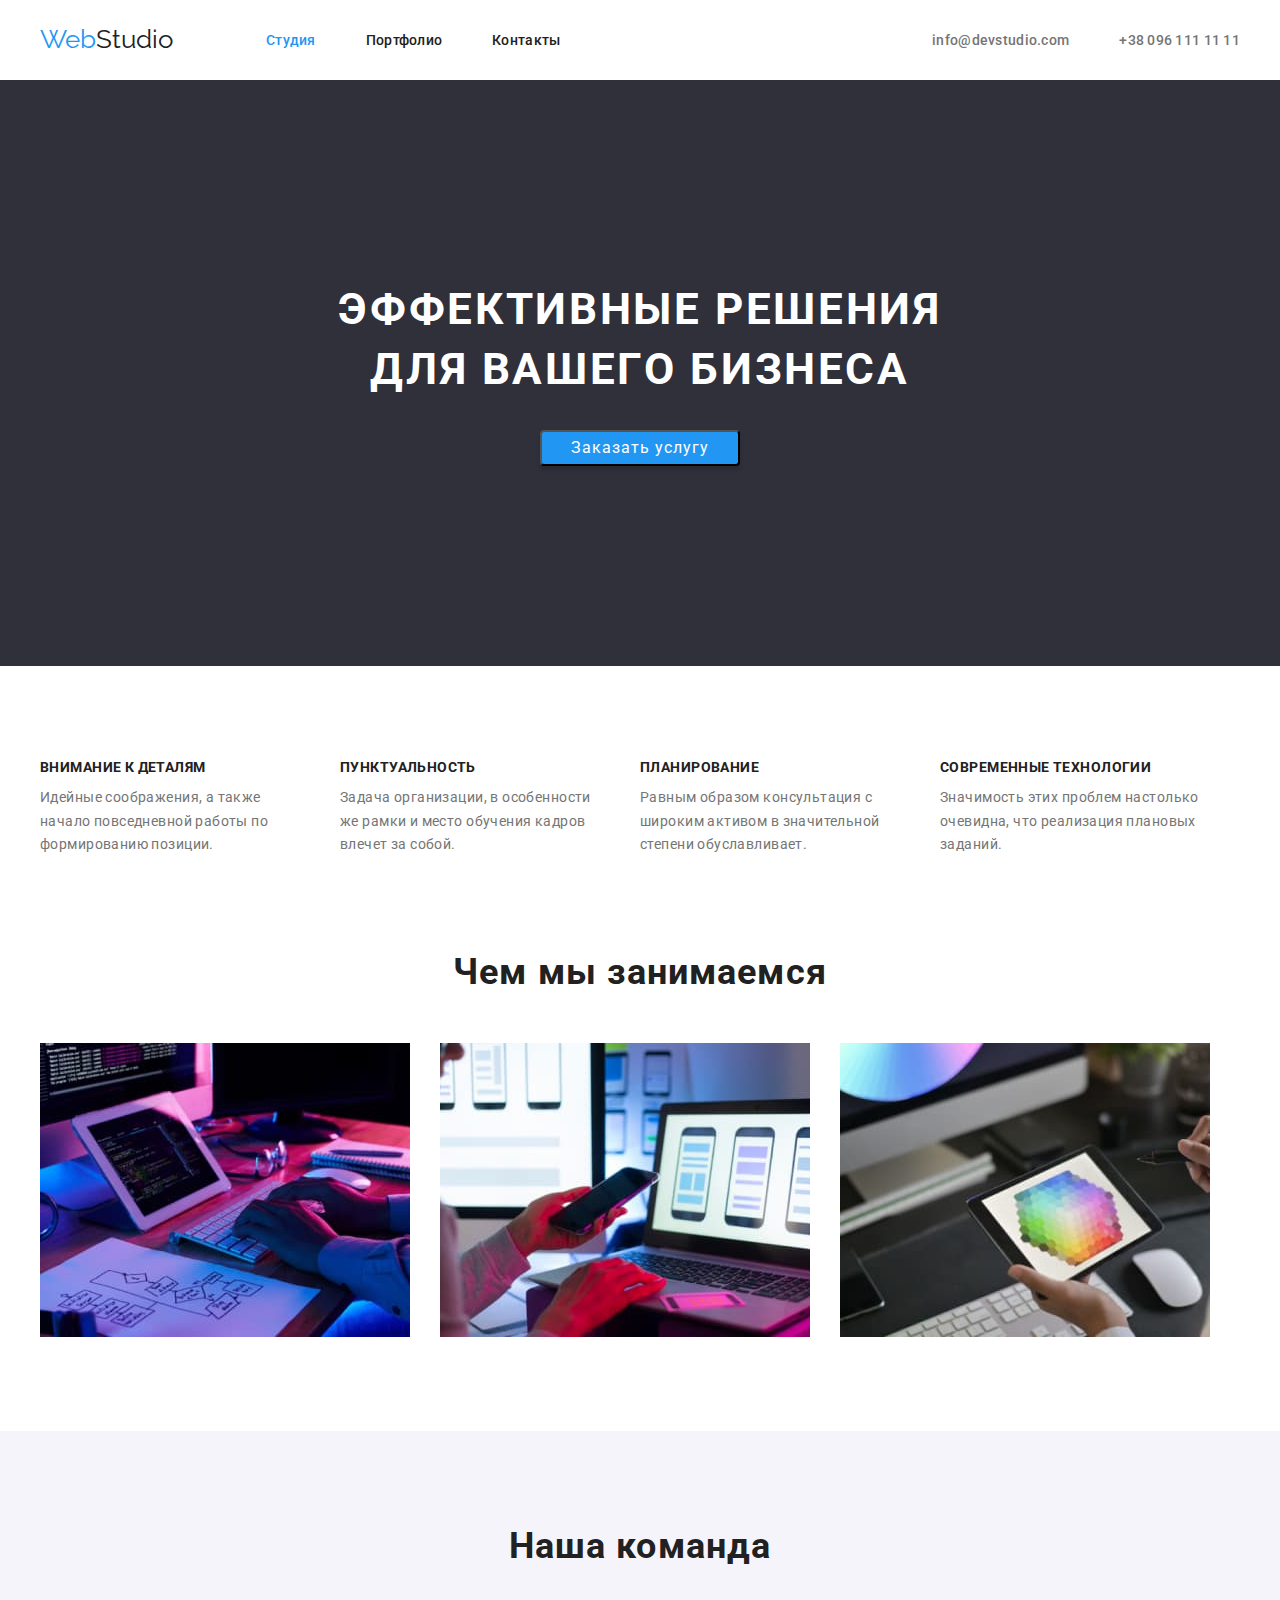
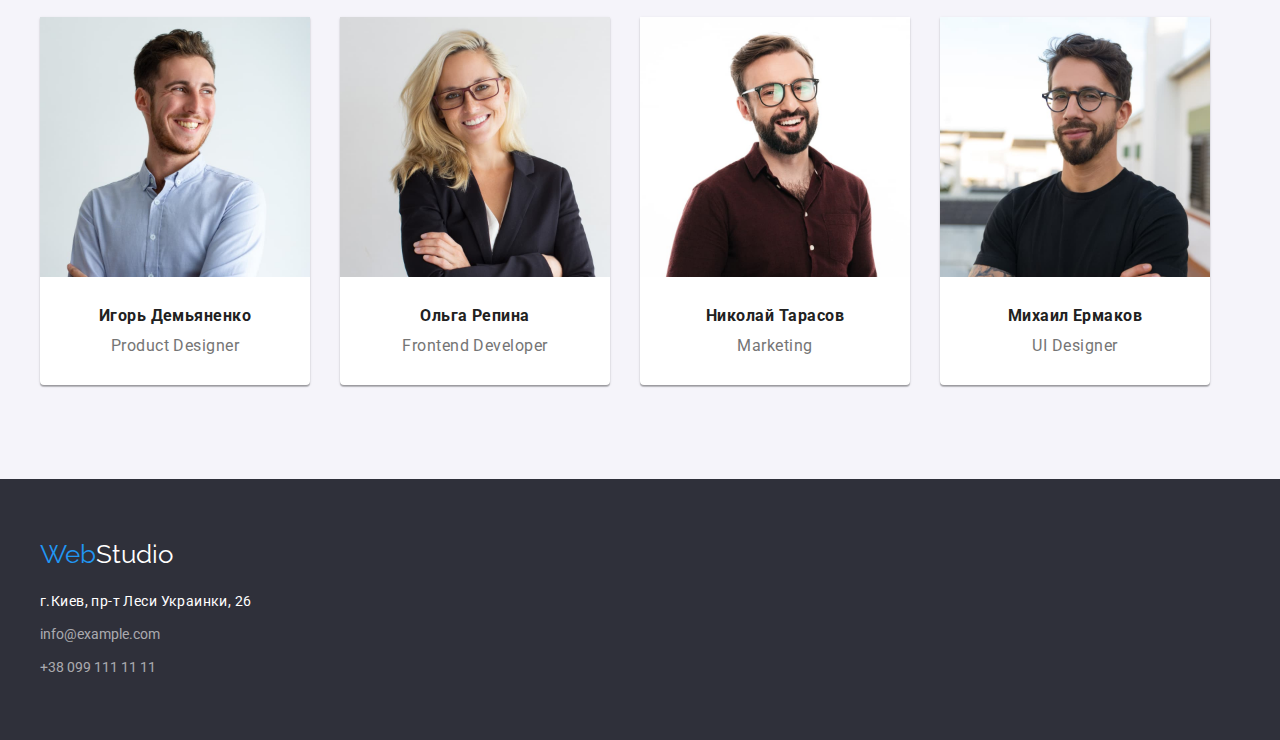
<file: index.html>
<!DOCTYPE html>
<html lang="ru">
  <head>
    <link
      rel="stylesheet"
      href="https://cdnjs.cloudflare.com/ajax/libs/modern-normalize/1.1.0/modern-normalize.min.css"
      integrity="sha512-wpPYUAdjBVSE4KJnH1VR1HeZfpl1ub8YT/NKx4PuQ5NmX2tKuGu6U/JRp5y+Y8XG2tV+wKQpNHVUX03MfMFn9Q=="
      crossorigin="anonymous"
      referrerpolicy="no-referrer"
    />
    <meta charset="UTF-8" />
    <meta http-equiv="X-UA-Compatible" content="IE=edge" />
    <meta name="viewport" content="width=device-width, initial-scale=1.0" />
    <title>WebStudio</title>
    <link rel="preconnect" href="https://fonts.googleapis.com" />
    <link rel="preconnect" href="https://fonts.gstatic.com" crossorigin />
    <link
      href="https://fonts.googleapis.com/css2?family=Raleway:wght@700&family=Roboto:wght@400;500;700;900&display=swap"
      rel="stylesheet"
    />

    <link rel="stylesheet" href="css/style.css" />
  </head>
  <body>
    <!--Навигация-->
    <header class="header">
      <div class="container header-container">
        <nav class="header-nav">
          <a href="" class="logo link">
            <span class="logo-color">Web</span><span>Studio</span>
          </a>
          <ul class="nav list nav-menu">
            <li class="menu-item">
              <a href="./index.html" class="nav current link">Студия</a>
            </li>
            <li class="menu-item">
              <a href="./portfolio.html" class="nav link">Портфолио </a>
            </li>
            <li class="menu-item"><a href="" class="nav link">Контакты</a></li>
          </ul>
        </nav>

        <ul class="auth-nav list">
          <li class="connect-item">
            <a href="mailto:info@devstudio.com" class="link"
              >info@devstudio.com</a
            >
          </li>
          <li class="connect-item">
            <a href="tel:+380961111111" class="link">+38 096 111 11 11</a>
          </li>
        </ul>
      </div>
    </header>
    <main>
      <!--Герой-->

      <section class="hero">
        <div class="container">
          <h1 class="hero-title important-title">
            Эффективные решения для вашего бизнеса
          </h1>
          <button type="button" class="btn hero-button">Заказать услугу</button>
        </div>
      </section>

      <!--Наши приемущества-->

      <section class="benefits">
        <div class="container">
          <h2 class="visually-hidden">Наши приемущества</h2>
          <ul class="list benefits-container">
            <li class="benefits-block benefits-container-block">
              <h3 class="benefits-title">Внимание к деталям</h3>
              <p class="benefits-text">
                Идейные соображения, а также начало повседневной работы по
                формированию позиции.
              </p>
            </li>

            <li class="benefits-block benefits-container-block">
              <h3 class="benefits-title">Пунктуальность</h3>
              <p class="benefits-text">
                Задача организации, в особенности же рамки и место обучения
                кадров влечет за собой.
              </p>
            </li>

            <li class="benefits-block benefits-container-block">
              <h3 class="benefits-title">Планирование</h3>
              <p class="benefits-text">
                Равным образом консультация с широким активом в значительной
                степени обуславливает.
              </p>
            </li>

            <li class="benefits-block benefits-container-block">
              <h3 class="benefits-title">Современные технологии</h3>
              <p class="benefits-text">
                Значимость этих проблем настолько очевидна, что реализация
                плановых заданий.
              </p>
            </li>
          </ul>
        </div>
      </section>

      <!--Про нас-->

      <section class="about">
        <div class="container">
          <h2 class="about-title">Чем мы занимаемся</h2>

          <ul class="about-list">
            <li class="list about-list-container">
              <img src="images/box1.jpg" alt="ПК" width="370" />
            </li>

            <li class="list about-list-container">
              <img src="images/box2.jpg" alt="Телефон" width="370" />
            </li>

            <li class="list about-list-container">
              <img src="images/box3.jpg" alt="Планшет" width="370" />
            </li>
          </ul>
        </div>
      </section>

      <!--Наша команда-->
      <section class="team">
        <div class="container">
          <h2 class="team-title">Наша команда</h2>

          <ul class="team-list">
            <li class="team-item list team-block team-item-block">
              <img src="images/img-1.jpg" alt="Игорь Демьяненко" width="270" />
              <div class="team-list-block">
                <h3 class="team-subtitle team-subtitle-block">
                  Игорь Демьяненко
                </h3>
                <p class="team-text team-text-block">Product Designer</p>
              </div>
            </li>

            <li class="team-item list team-block team-item-block">
              <img src="images/img-2.jpg" alt="Ольга Репина" width="270" />
              <div class="team-list-block">
                <h3 class="team-subtitle team-subtitle-block">Ольга Репина</h3>
                <p class="team-text team-text-block">Frontend Developer</p>
              </div>
            </li>

            <li class="team-item list team-block team-item-block">
              <img src="images/img-3.jpg" alt="Николай Тарасов" width="270" />
              <div class="team-list-block">
                <h3 class="team-subtitle team-subtitle-block">
                  Николай Тарасов
                </h3>
                <p class="team-text team-text-block">Marketing</p>
              </div>
            </li>

            <li class="team-item list team-block team-item-block">
              <img src="images/img-4.jpg" alt="Михаил Ермаков" width="270" />
              <div class="team-list-block">
                <h3 class="team-subtitle team-subtitle-block">
                  Михаил Ермаков
                </h3>
                <p class="team-text team-text-block">UI Designer</p>
              </div>
            </li>
          </ul>
        </div>
      </section>
    </main>
    <footer class="footer">
      <div class="container">
        <a href="" class="logo-footer-bottom link logo-footer-block"
          ><span class="logo-color">Web</span
          ><span class="logo-footer">Studio</span></a
        >
        <!--Контакты-->

        <address class="contacts">
          <p class="contacts-adress">г.Киев, пр-т Леси Украинки, 26</p>
          <ul class="contacts-list list">
            <li class="contacts-mailto contacts-block">
              <a href="mailto:info@example.com" class="link"
                >info@example.com</a
              >
            </li>

            <li class="contacts-tel contacts-block">
              <a href="tel:+380991111111" class="link">+38 099 111 11 11</a>
            </li>
          </ul>
        </address>
      </div>
    </footer>
  </body>
</html>
</file>
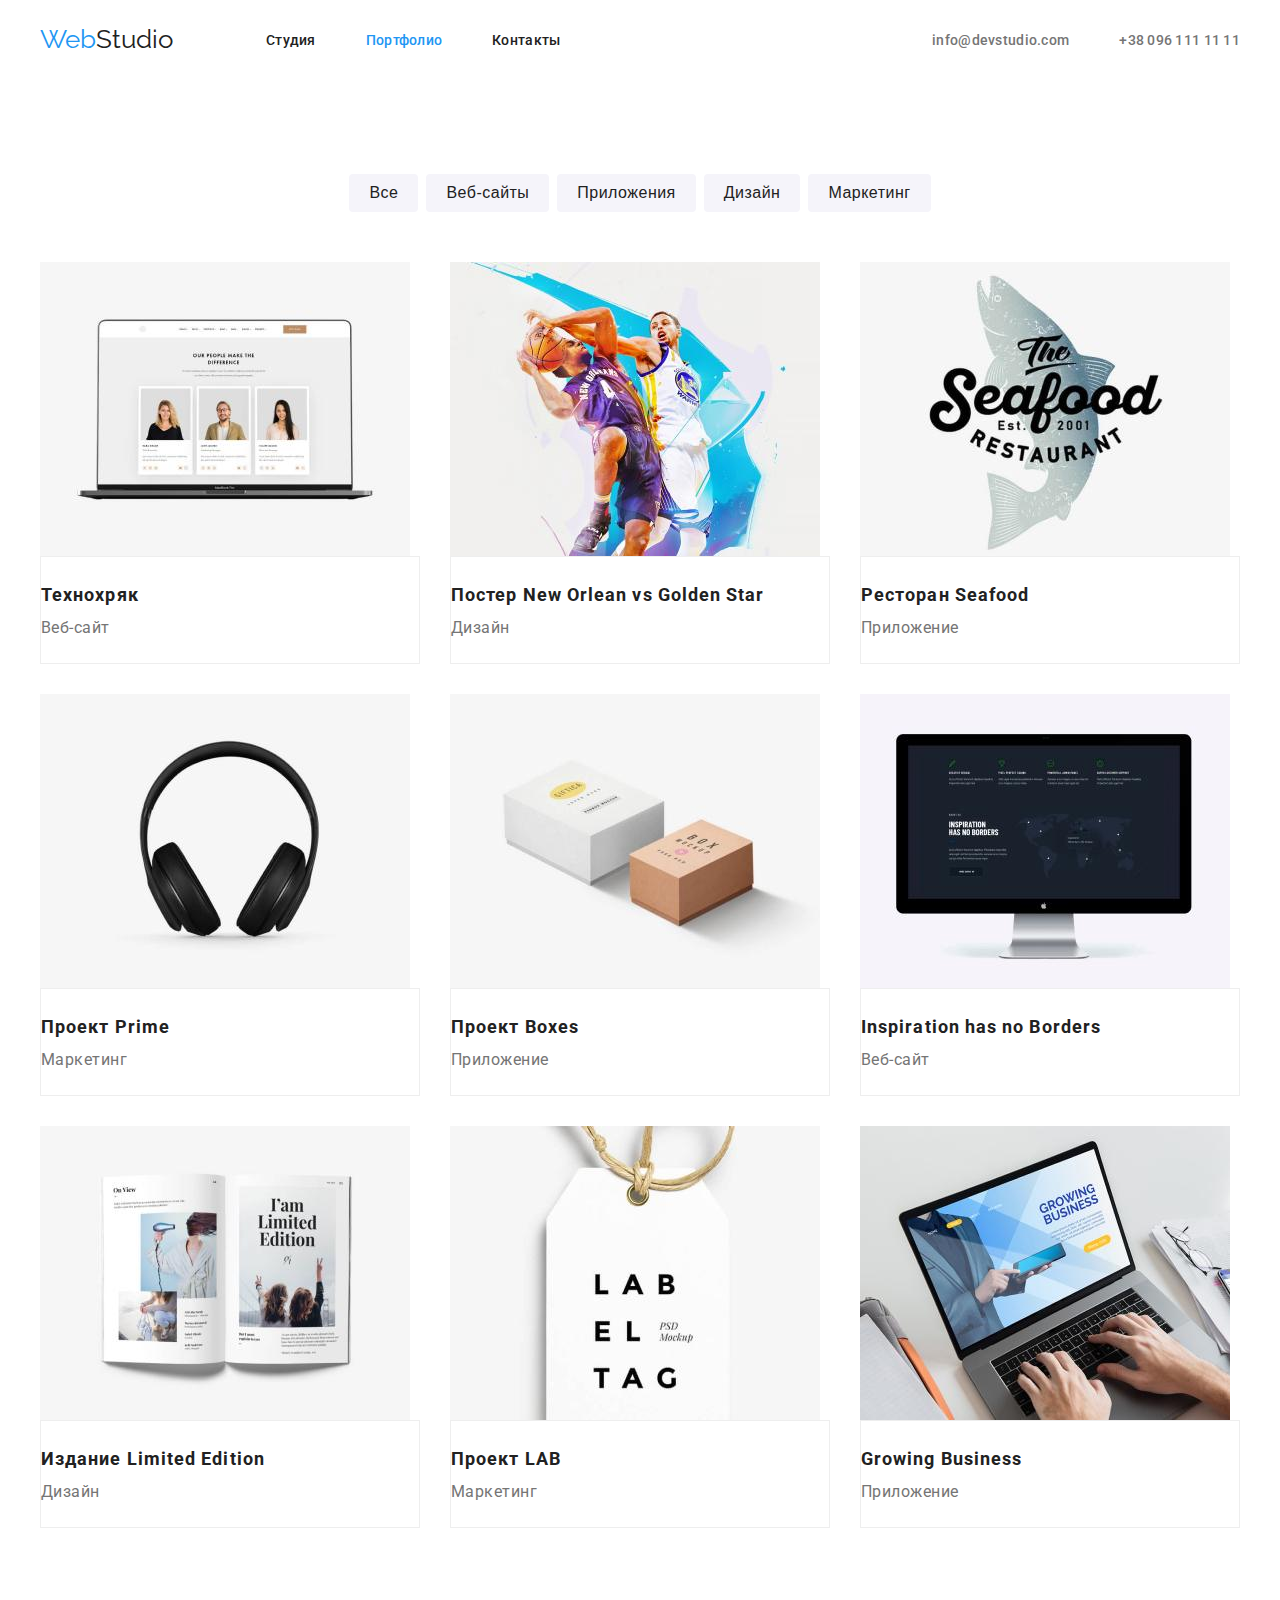
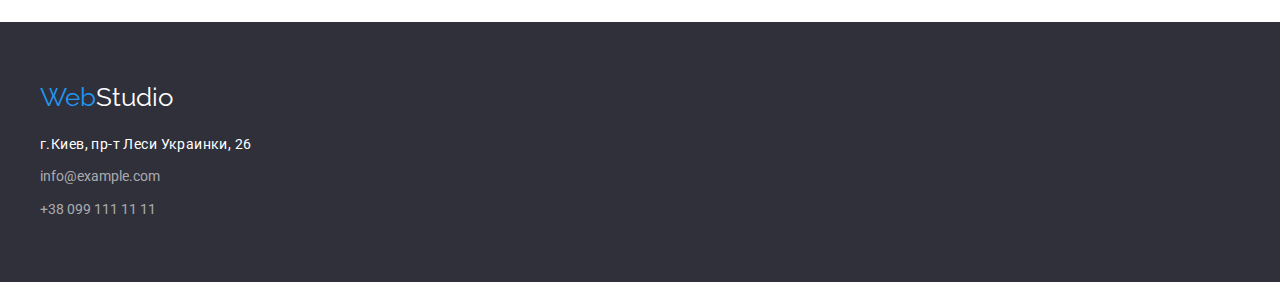
<file: portfolio.html>
<!DOCTYPE html>
<html lang="ru" class="page">
  <head>
    <link
      rel="stylesheet"
      href="https://cdnjs.cloudflare.com/ajax/libs/modern-normalize/1.1.0/modern-normalize.min.css"
      integrity="sha512-wpPYUAdjBVSE4KJnH1VR1HeZfpl1ub8YT/NKx4PuQ5NmX2tKuGu6U/JRp5y+Y8XG2tV+wKQpNHVUX03MfMFn9Q=="
      crossorigin="anonymous"
      referrerpolicy="no-referrer"
    />
    <meta charset="UTF-8" />
    <meta http-equiv="X-UA-Compatible" content="IE=edge" />
    <meta name="viewport" content="width=device-width, initial-scale=1.0" />
    <title>WebStudio</title>
    <link rel="preconnect" href="https://fonts.googleapis.com" />
    <link rel="preconnect" href="https://fonts.gstatic.com" crossorigin />
    <link
      href="https://fonts.googleapis.com/css2?family=Raleway:wght@700&family=Roboto:wght@400;500;700;900&display=swap"
      rel="stylesheet"
    />
    <link rel="stylesheet" href="css/style.css" />
  </head>
  <body class="page-body">
    <header class="header">
      <!--Навигация-->

      <div class="container header-container">
        <nav class="header-nav">
          <a href="" class="logo link">
            <span class="logo-color">Web</span><span>Studio</span>
          </a>
          <ul class="nav list nav-menu">
            <li class="menu-item">
              <a href="./index.html" class="nav link">Студия</a>
            </li>
            <li class="menu-item">
              <a href="./portfolio.html" class="nav current link">Портфолио </a>
            </li>
            <li class="menu-item"><a href="" class="nav link">Контакты</a></li>
          </ul>
        </nav>

        <ul class="auth-nav list">
          <li class="connect-item">
            <a href="mailto:info@devstudio.com" class="link"
              >info@devstudio.com</a
            >
          </li>
          <li class="connect-item">
            <a href="tel:+380961111111" class="link">+38 096 111 11 11</a>
          </li>
        </ul>
      </div>
    </header>
    <main>
      <section class="portfolio">
        <div class="container">
          <ul class="menu portfolio-container">
            <li class="menu-portfolio list menu-portfolio-list">
              <button class="menu-button">Все</button>
            </li>
            <li class="menu-portfolio list menu-portfolio-list">
              <button class="menu-button">Веб-сайты</button>
            </li>
            <li class="menu-portfolio list menu-portfolio-list">
              <button class="menu-button">Приложения</button>
            </li>
            <li class="menu-portfolio list menu-portfolio-list">
              <button class="menu-button">Дизайн</button>
            </li>
            <li class="menu-portfolio list menu-portfolio-list">
              <button class="menu-button">Маркетинг</button>
            </li>
          </ul>

          <ul class="galary-list">
            <li class="galary-item list galary-item-block">
              <img
                src="images/Макбук.jpg"
                alt="макбук"
                class="galary-img"
                width="370"
              />
              <div class="border">
                <h2 class="galary-title">Технохряк</h2>
                <p class="galary-text">Веб-сайт</p>
              </div>
            </li>
            <li class="galary-item list galary-item-block">
              <img
                src="images/Баскетболисты.jpg"
                alt="Баскетболисты"
                class="galary-img"
                width="370"
              />
              <div class="border">
                <h2 class="galary-title">
                  Постер <span lang="en">New Orlean vs Golden Star</span>
                </h2>
                <p class="galary-text">Дизайн</p>
              </div>
            </li>
            <li class="galary-item list galary-item-block">
              <img
                src="images/Вывеска.jpg"
                alt="Постер ресторана"
                class="galary-img"
                width="370"
              />
              <div class="border">
                <h2 class="galary-title">
                  Ресторан <span lang="en">Seafood</span>
                </h2>
                <p class="galary-text">Приложение</p>
              </div>
            </li>
            <li class="galary-item list galary-item-block">
              <img
                src="images/Наушники.jpg"
                alt="Наушники"
                class="galary-img"
                width="370"
              />
              <div class="border">
                <h2 class="galary-title">
                  Проект <span lang="en">Prime</span>
                </h2>
                <p class="galary-text">Маркетинг</p>
              </div>
            </li>
            <li class="galary-item list galary-item-block">
              <img
                src="images/Коробки.jpg"
                alt="Коробки"
                class="galary-img"
                width="370"
              />
              <div class="border">
                <h2 class="galary-title">
                  Проект <span lang="en">Boxes</span>
                </h2>
                <p class="galary-text">Приложение</p>
              </div>
            </li>

            <li class="galary-item list">
              <img
                src="images/ПК.jpg"
                alt="ПК"
                class="galary-img"
                width="370"
              />
              <div class="border">
                <h2 lang="en" class="galary-title">
                  Inspiration has no Borders
                </h2>
                <p class="galary-text">Веб-сайт</p>
              </div>
            </li>
            <li class="galary-item list">
              <img
                src="images/Книга.jpg"
                alt="Книга"
                class="galary-img"
                width="370"
              />
              <div class="border">
                <h2 class="galary-title">
                  Издание <span lang="en">Limited Edition</span>
                </h2>
                <p class="galary-text">Дизайн</p>
              </div>
            </li>
            <li class="galary-item list galary-item-block">
              <img src="images/Этикетка.jpg" alt="Этикетка" width="370" />
              <div class="border">
                <h2 class="galary-title">Проект LAB</h2>
                <p class="galary-text">Маркетинг</p>
              </div>
            </li>
            <li class="galary-item list galary-item-block">
              <img src="images/Ноутбук.jpg" alt="Ноутбук" width="370" />
              <div class="border">
                <h2 lang="en" class="galary-title">Growing Business</h2>
                <p class="galary-text">Приложение</p>
              </div>
            </li>
          </ul>
        </div>
      </section>
    </main>
    <footer class="footer">
      <div class="container">
        <a href="" class="logo-footer-bottom link logo-footer-block"
          ><span class="logo-color">Web</span
          ><span class="logo-footer">Studio</span></a
        >
        <!--Контакты-->

        <address class="contacts">
          <p class="contacts-adress">г.Киев, пр-т Леси Украинки, 26</p>
          <ul class="contacts-list list">
            <li class="contacts-mailto contacts-block">
              <a href="mailto:info@example.com" class="link"
                >info@example.com</a
              >
            </li>

            <li class="contacts-tel contacts-block">
              <a href="tel:+380991111111" class="link">+38 099 111 11 11</a>
            </li>
          </ul>
        </address>
      </div>
    </footer>
  </body>
</html>
</file>
<file: css/style.css>
/* цвет основного фона
background: #E5E5E5
цвет футера
background: #2F303A
цвет  секции "наша команда"
background: #F5F4FA 
 цвет заголовков
 color: #212121
  цвет параграфов
  color: #757575
  цвет h1
  color: #FFFFFF 
  logo WebStudio
  color1: #000000
  color2: #2196F3
  цвет тел и почты в футере
  color: rgba(255, 255, 255, 0.6)
  #E5E5E5;
  */

:root {
  --header-color: #212121;
  --primary-text-color: #757575;
  --primary-title-color: #ffffff;
  --accent-color: #2196f3;
  --background-hero-footer: #2f303a;
}

body {
  font-family: "roboto";
  color: var(--header-color);
  margin: 0;
}

p,
h1,
h2,
h3,
h4,
h5,
h6 {
  margin: 0;
}

ul {
  margin: 0;
  padding: 0;
}

.container {
  width: 1200px;
  padding-left: 15px;
  padding-right: 15px;
  margin: 0 auto;
}

.list {
  list-style: none;
}

.link {
  text-decoration: none;
}

img {
  display: block;
}
/* ------------------ header-------------------- */

header {
  padding-top: 24px;
  padding-bottom: 25px;
  border-bottom: 1px;
  background: #ffffff;
}
.logo {
  font-family: "raleway";
  font-size: 26px;
  line-height: 1.19;
  color: var(--header-color);
  margin-right: 93px;
}

.logo-color {
  color: var(--accent-color);
}

.nav-menu {
  display: flex;
}

.auth-nav {
  display: flex;

  margin-left: auto;
}

.header-nav {
  display: flex;
  align-items: center;
}
.header-container {
  display: flex;
  align-items: center;
}

.nav .link:hover,
.nav .link:focus {
  color: var(--accent-color);
}

.nav .link {
  font-weight: 500;
  font-size: 14px;
  line-height: 1.14;
  letter-spacing: 0.02em;
  color: var(--header-color);
}

.current.link {
  color: var(--accent-color);
}

.auth-nav .link {
  font-weight: 500;
  font-size: 14px;
  line-height: 1.14;
  letter-spacing: 0.02em;
  color: var(--primary-text-color);
}

.auth-nav .link:hover,
.auth-nav .link:focus {
  color: var(--accent-color);
}

.menu-item:not(:last-child) {
  margin-right: 50px;
}

.connect-item:not(:last-child) {
  margin-right: 50px;
}
/* ------------------ hero-------------------- */
.hero {
  background-color: var(--background-hero-footer);
  padding-top: 200px;
  padding-bottom: 200px;
  text-align: center;
}

.hero-title {
  color: var(--primary-title-color);
  font-size: 44px;
  line-height: 1.36;
  text-align: center;
  letter-spacing: 0.06em;
  text-transform: uppercase;
  font-weight: 900px;
}

.important-title {
  width: 696px;
  height: 120px;
  margin: 0 auto;
  margin-bottom: 30px;
}
.btn {
  font-family: inherit;
  background-color: #2196f3;
  font-size: 16px;
  line-height: 1.87;
  align-items: center;
  letter-spacing: 0.06em;
  color: var(--primary-title-color);
  cursor: pointer;
}

.hero-button {
  width: 200px;
  /* height: 53.92px; */
  margin-right: auto;
  margin-left: auto;
  box-shadow: 0px 4px 4px rgba(0, 0, 0, 0.15);
  border-radius: 4px;
}

/* ------------------our benefits-------------------- */
.benefits-container {
  display: flex;
}

.benefits {
  padding-top: 94px;
  padding-bottom: 94px;
}

.visually-hidden {
  position: absolute;
  width: 1px;
  height: 1px;
  margin: -1px;
  border: 0;
  padding: 0;
  white-space: nowrap;
  clip-path: inset(100%);
  clip: rect(0 0 0 0);
  overflow: hidden;
}

.benefits-title {
  font-size: 14px;
  line-height: 1.14;
  letter-spacing: 0.03em;
  text-transform: uppercase;
  color: var(--header-color);
  margin-bottom: 10px;
}

.benefits-text {
  font-size: 14px;
  line-height: 1.7;
  letter-spacing: 0.03em;
  color: var(--primary-text-color);
}
.benefits-block {
  width: 270px;
}

.benefits-container-block:not(:last-child) {
  margin-right: 30px;
}

/* ------------------menu portfolio------------------- */

.menu {
  display: flex;
  justify-content: center;
  margin-bottom: 50px;
}

.portfolio {
  padding-top: 94px;
  padding-bottom: 94px;
}
.menu-portfolio-list:not(:last-child) {
  margin-right: 8px;
}
.menu-button {
  font-weight: 500;
  font-size: 16px;
  line-height: 1.62;
  text-align: center;
  letter-spacing: 0.03em;
  padding-top: 6px;
  padding-bottom: 6px;
  padding-left: 20px;
  padding-right: 20px;
  border: none;
  color: #212121;
  background-color: rgba(245, 244, 250, 1);
  border-radius: 4px;
}

.galary-item {
  flex-basis: calc((100% - 90px) / 3);
  margin-top: 30px;
  margin-left: 30px;
}
.galary-text {
  font-size: 16px;
  line-height: 1.87;
  letter-spacing: 0.03em;
  color: var(--primary-text-color);
}

.galary-title {
  font-size: 18px;
  line-height: 2;
  letter-spacing: 0.06em;
  color: var(--header-color);
}
.galary-list {
  display: flex;
  flex-wrap: wrap;
  margin-top: -30px;
  margin-left: -30px;
}

.galary-item-block {
}

.border {
  border: 1px solid rgba(238, 238, 238, 1);
  border-top:none 
  padding-left: 24px;
  padding-right: 24px;
  padding-top: 20px;
  padding-bottom: 20px;
}

/* ------------------about us------------------- */

.about-title {
  font-size: 36px;
  line-height: 1.17;
  text-align: center;
  letter-spacing: 0.03em;
  color: var(--header-color);
  margin-bottom: 50px;
}

.about-list {
  display: flex;
  flex-wrap: wrap;
}
.about-list-container:not(:last-child) {
  flex-basis: calc(100% / 3 - 30px);
  margin-right: 30px;
}
.about {
  padding-bottom: 94px;
}

/* ------------------our team-------------------- */

.team-title {
  font-size: 36px;
  line-height: 1.17;
  text-align: center;
  letter-spacing: 0.03em;
  color: var(--header-color);
  margin-bottom: 50px;
}

.team-subtitle {
  font-size: 16px;
  line-height: 1.17;
  letter-spacing: 0.03em;
  color: var(--header-color);
  margin-bottom: 10px;
}

.team-text {
  font-size: 16px;
  line-height: 1.19;
  letter-spacing: 0.03em;
  color: var(--primary-text-color);
}

.team {
  background-color: #f5f4fa;
  padding-top: 94px;
  padding-bottom: 94px;
}
.team-item {
  background: #ffffff;
  box-shadow: 0px 1px 3px rgba(0, 0, 0, 0.12), 0px 1px 1px rgba(0, 0, 0, 0.14),
    0px 2px 1px rgba(0, 0, 0, 0.2);
  border-radius: 0px 0px 4px 4px;
}

.team-item-block:not(:last-child) {
  flex-basis: calc((100%-4 * 30px) / 4);
  margin-right: 30px;
}
.team-list {
  display: flex;
  margin-top: 50px;
}
.team-list-block {
  padding-top: 30px;
  padding-bottom: 30px;
}

.team-block {
  text-align: center;
}

/* ------------------contacts-------------------- */

.footer {
  background-color: var(--background-hero-footer);
  padding-top: 60px;
  padding-bottom: 60px;
}

.logo-footer {
  color: var(--primary-title-color);
}
.logo-footer-block {
  margin-bottom: 20px;
}
.logo-footer-bottom {
  display: block;
  font-family: "raleway";
  font-size: 26px;
  line-height: 1.19;
  color: var(--header-color);
}

.contacts-tel .link {
  color: rgba(255, 255, 255, 0.6);
  font-style: normal;
  font-size: 14px;
  line-height: 1.71;
}

.contacts-mailto .link {
  color: rgba(255, 255, 255, 0.6);
  font-style: normal;
  font-size: 14px;
  line-height: 1.71;
}

.contacts-adress {
  color: var(--primary-title-color);
  font-style: normal;
  font-size: 14px;
  line-height: 1.71;
  letter-spacing: 0.03em;
  margin-bottom: 9px;
}

.contacts-block:not(:last-child) {
  margin-bottom: 9px;
}
</file>
